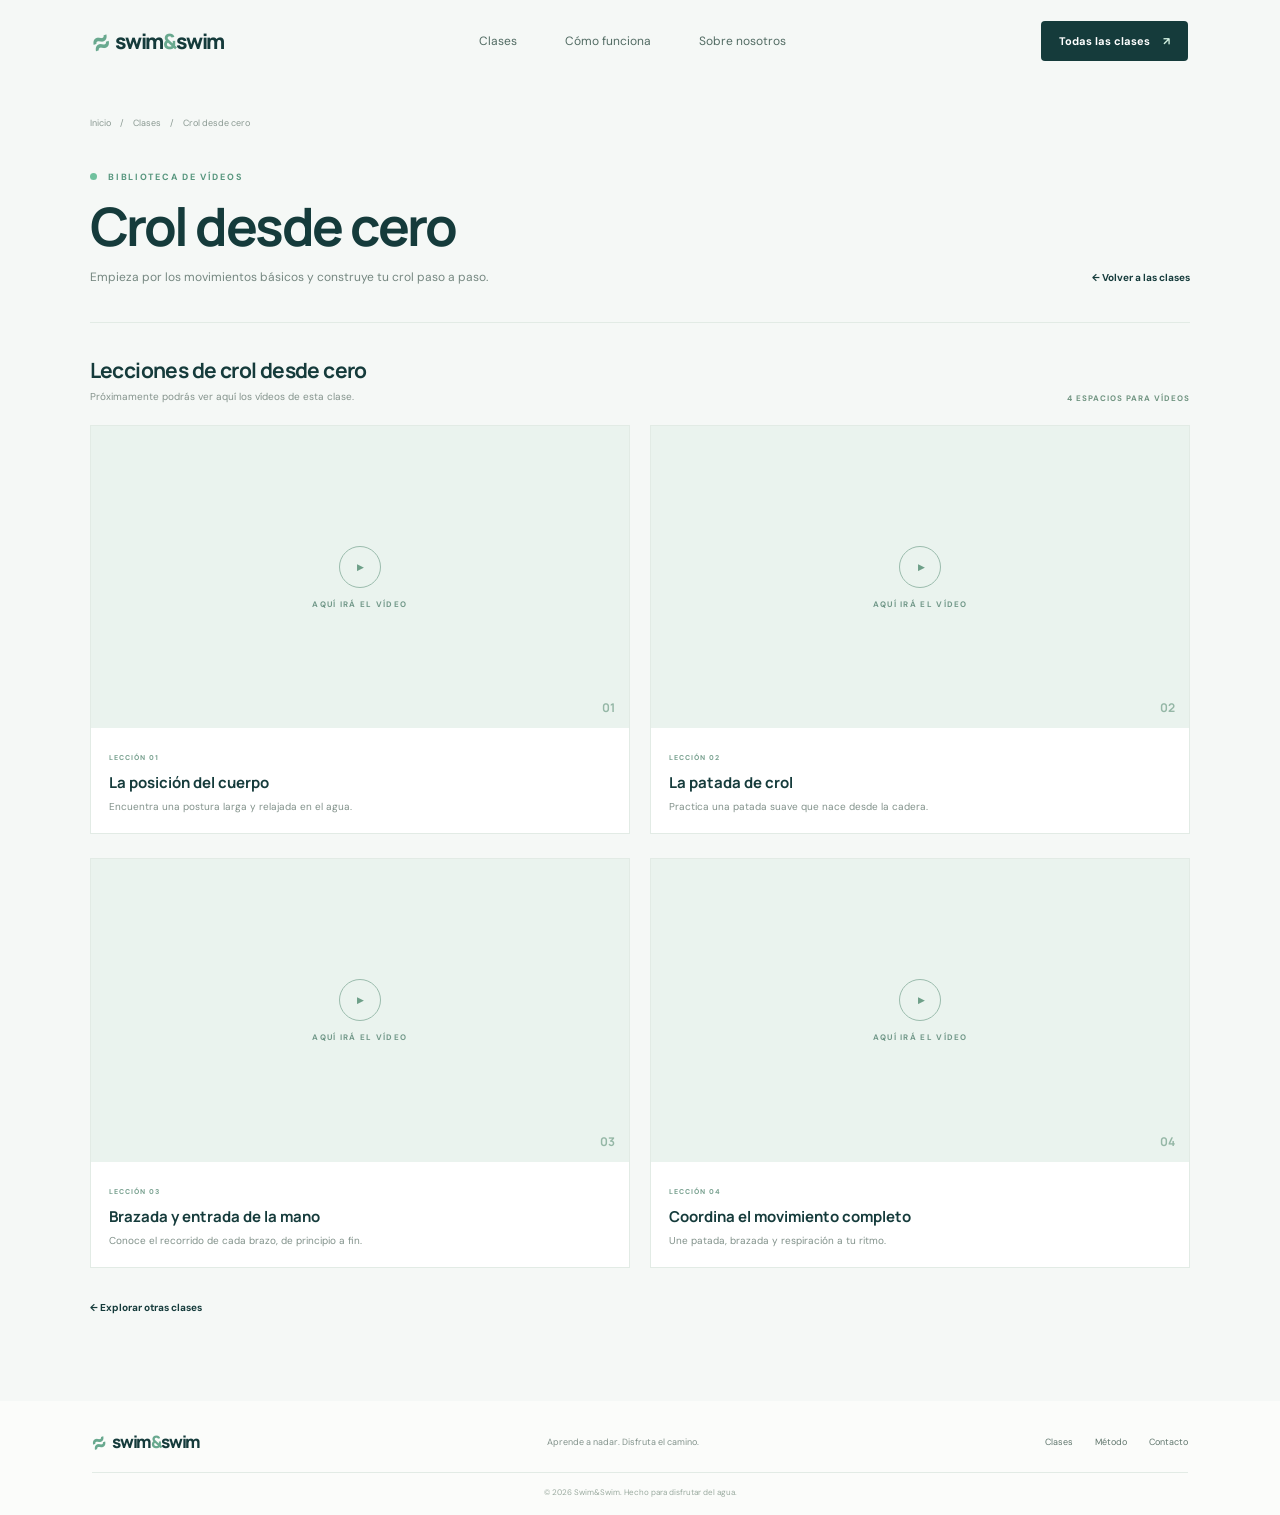
<file: crea-un-prompt-para-la-ia/outputs/videos.html>
<!doctype html>
<html lang="es">
<head>
  <meta charset="utf-8">
  <meta name="viewport" content="width=device-width, initial-scale=1">
  <meta name="theme-color" content="#f5f8f6">
  <title>Vídeos de natación — Swim&Swim</title>
  <link rel="preconnect" href="https://fonts.googleapis.com">
  <link rel="preconnect" href="https://fonts.gstatic.com" crossorigin>
  <link href="https://fonts.googleapis.com/css2?family=DM+Sans:wght@400;500;600;700&family=Manrope:wght@400;500;600;700;800&display=swap" rel="stylesheet">
  <link rel="stylesheet" href="style.css">
  <script src="script.js" defer></script>
  <script src="videos.js" defer></script>
</head>
<body>
  <div class="padre" id="inicio">
    <header class="header">
      <div class="menu">
        <a class="logo" href="index.html" aria-label="Swim&Swim, inicio"><span class="logo-mark" aria-hidden="true">≈</span>swim<span class="ampersand">&</span>swim</a>
        <button class="menu-toggle" aria-label="Abrir menú" aria-expanded="false" aria-controls="main-nav"><span></span><span></span></button>
        <nav class="nav" id="main-nav" aria-label="Navegación principal">
          <a href="index.html#clases">Clases</a>
          <a href="index.html#metodo">Cómo funciona</a>
          <a href="index.html#sobre-nosotros">Sobre nosotros</a>
        </nav>
        <a class="social" href="index.html#clases">Todas las clases <span aria-hidden="true">↗</span></a>
      </div>
    </header>

    <main class="videos-main">
      <div class="videos-breadcrumb"><a href="index.html">Inicio</a><span aria-hidden="true">/</span><a href="index.html#clases">Clases</a><span aria-hidden="true">/</span><span id="breadcrumb-topic">Vídeos</span></div>
      <section class="videos-heading" aria-labelledby="topic-title">
        <div>
          <p class="eyebrow"><span class="eyebrow-dot"></span> BIBLIOTECA DE VÍDEOS</p>
          <h1 id="topic-title">Aprende a tu ritmo.</h1>
          <p id="topic-description">Elige una lección y practica cada técnica en la piscina.</p>
        </div>
        <a class="back-to-classes" href="index.html#clases">← Volver a las clases</a>
      </section>

      <section class="video-list" aria-label="Vídeos de esta clase">
        <div class="video-list-heading"><div><h2 id="video-list-title">Lecciones</h2><p>Próximamente podrás ver aquí los vídeos de esta clase.</p></div><span class="video-count" id="video-count"></span></div>
        <div class="video-grid" id="video-grid"></div>
      </section>

      <a class="all-classes-link" href="index.html#clases">← Explorar otras clases</a>
    </main>

    <footer class="footer">
      <a class="logo footer-logo" href="index.html"><span class="logo-mark" aria-hidden="true">≈</span>swim<span class="ampersand">&</span>swim</a>
      <p>Aprende a nadar. Disfruta el camino.</p>
      <nav class="pie" aria-label="Enlaces del pie de página"><a href="index.html#clases">Clases</a><a href="index.html#metodo">Método</a><a href="mailto:hola@swimandswim.com">Contacto</a></nav>
      <small>© 2026 Swim&Swim. Hecho para disfrutar del agua.</small>
    </footer>
  </div>
</body>
</html>
</file>
<file: crea-un-prompt-para-la-ia/outputs/style.css>
/* Swim&Swim — estructura flex basada en el esquema de referencia */
:root {
  box-sizing: border-box;
  --ink: #153b3b;
  --deep: #123b3d;
  --green: #69a98f;
  --mint: #d3f1e2;
  --pale: #f5f8f6;
  --muted: #758780;
  --line: #e2ebe5;
  --font: 'DM Sans', sans-serif;
  --display: 'Manrope', sans-serif;
}

*,
*::before,
*::after {
  box-sizing: inherit;
}

html {
  scroll-behavior: smooth;
}

body {
  margin: 0;
  background: var(--pale);
  color: var(--ink);
  font-family: var(--font);
  -webkit-font-smoothing: antialiased;
}

a {
  color: inherit;
  text-decoration: none;
}

img {
  display: block;
  max-width: 100%;
}

.padre {
  display: flex;
  flex-direction: column;
  min-height: 100vh;
  overflow: hidden;
}

/* Header y navegación */
.header {
  background: var(--pale);
}

.menu {
  min-height: 82px;
  padding: 0 7.2%;
  display: flex;
  flex-direction: row;
  flex-wrap: nowrap;
  align-items: center;
  gap: 35px;
  position: relative;
  z-index: 5;
}

.logo {
  display: inline-flex;
  align-items: center;
  flex: 0 0 auto;
  font: 800 21px var(--display);
  letter-spacing: -1.2px;
}

.logo-mark {
  color: var(--green);
  font: 700 30px var(--font);
  margin-right: 7px;
  transform: rotate(-20deg);
}

.ampersand {
  color: var(--green);
}

.nav {
  display: flex;
  align-items: center;
  justify-content: center;
  flex: 1 1 auto;
  gap: clamp(20px, 4vw, 48px);
  color: #526b63;
  font-size: 12px;
}

.nav a,
.pie a {
  transition: color 180ms ease;
}

.nav a:hover,
.pie a:hover {
  color: var(--green);
}

.social {
  flex: 0 0 auto;
  background: var(--ink);
  border-radius: 4px;
  padding: 13px 18px;
  color: white;
  font-size: 11px;
  font-weight: 700;
}

.social span {
  margin-left: 10px;
  color: var(--mint);
}

.menu-toggle {
  display: none;
}

/* Presentación principal */
.texto-principal {
  min-height: 550px;
  padding: 42px 7.2% 66px;
  display: flex;
  flex-direction: row;
  flex-wrap: nowrap;
  align-items: center;
  gap: 7%;
  position: relative;
  overflow: hidden;
}

.hero-copy,
.hero-image-wrap {
  flex: 1 1 50%;
  min-width: 0;
  position: relative;
  z-index: 1;
}

.hero-copy {
  padding: 12px 0 20px;
}

.eyebrow {
  margin: 0 0 18px;
  color: #57967e;
  font-size: 9px;
  font-weight: 700;
  letter-spacing: 1.7px;
}

.eyebrow-dot {
  display: inline-block;
  width: 7px;
  height: 7px;
  margin-right: 8px;
  border-radius: 50%;
  background: #70c19e;
}

h1,
h2,
h3,
p {
  margin-top: 0;
}

.hero-copy h1 {
  max-width: 560px;
  margin-bottom: 20px;
  color: var(--ink);
  font: 700 clamp(44px, 6vw, 74px)/1.04 var(--display);
  letter-spacing: -4px;
}

.hero-copy h1 span,
.section-intro h2 span {
  color: var(--green);
}

.hero-description {
  max-width: 410px;
  margin-bottom: 25px;
  color: var(--muted);
  font-size: 14px;
  line-height: 1.8;
}

.button {
  display: inline-flex;
  align-items: center;
  gap: 25px;
  border-radius: 4px;
  padding: 15px 19px;
  font-size: 11px;
  font-weight: 700;
  transition: transform 180ms ease, background 180ms ease;
}

.button:hover {
  transform: translateY(-2px);
}

.button-dark {
  background: var(--ink);
  color: white;
}

.button-dark span {
  color: var(--mint);
  font-size: 15px;
}

.hero-proof {
  display: flex;
  align-items: center;
  gap: 13px;
  margin-top: 36px;
}

.proof-icon {
  display: grid;
  width: 34px;
  height: 34px;
  place-items: center;
  border-radius: 50%;
  background: #e2f1e9;
  color: #63a589;
  font-size: 19px;
}

.hero-proof strong,
.hero-proof small {
  display: block;
}

.hero-proof strong {
  margin-bottom: 4px;
  font-size: 10px;
}

.hero-proof small {
  color: #85958d;
  font-size: 9px;
}

.hero-image-wrap {
  align-self: stretch;
  min-height: 405px;
  max-height: 465px;
  border-radius: 46% 46% 4px 4px;
  overflow: hidden;
}

.hero-image-wrap img {
  width: 100%;
  height: 100%;
  position: absolute;
  inset: 0;
  object-fit: cover;
  object-position: center 42%;
}

.hero-image-wrap::after {
  content: '';
  position: absolute;
  inset: 35% 0 0;
  background: linear-gradient(transparent, #092e322e);
  pointer-events: none;
}

.image-label {
  position: absolute;
  bottom: 20px;
  left: 24px;
  z-index: 1;
  color: white;
  font-size: 8px;
  letter-spacing: 1.5px;
}

.hero-decoration {
  position: absolute;
  right: -6px;
  bottom: -15px;
  color: #e8f2ec;
  font: 800 130px var(--display);
  letter-spacing: -12px;
  pointer-events: none;
}

/* Catálogo principal: artículos y columna lateral */
.section {
  padding: 92px 7.2% 104px;
  display: flex;
  flex-direction: row;
  flex-wrap: nowrap;
  align-items: flex-start;
  gap: 5%;
  background: #fff;
}

.articulos {
  flex: 2 1 68%;
  min-width: 0;
  display: flex;
  flex-direction: row;
  flex-wrap: wrap;
  align-items: stretch;
  gap: 25px 20px;
}

.section-intro {
  flex: 1 1 100%;
  display: flex;
  justify-content: space-between;
  align-items: flex-end;
  gap: 24px;
  margin-bottom: 10px;
}

.section-intro .eyebrow {
  margin-bottom: 15px;
}

.section-intro h2 {
  max-width: 470px;
  margin-bottom: 0;
  font: 700 clamp(32px, 4vw, 43px)/1.13 var(--display);
  letter-spacing: -2px;
}

.section-intro > p {
  max-width: 240px;
  margin: 0 0 3px;
  color: var(--muted);
  font-size: 11px;
  line-height: 1.8;
}

.article {
  flex: 1 1 calc(50% - 10px);
  min-width: 220px;
  background: #fff;
}

.article-image {
  height: 205px;
  display: block;
  position: relative;
  overflow: hidden;
  background: #d9e9e2;
}

.article-image img {
  width: 100%;
  height: 100%;
  object-fit: cover;
  transition: transform 400ms ease;
}

.article:hover .article-image img {
  transform: scale(1.04);
}

.lesson-label {
  position: absolute;
  top: 13px;
  left: 13px;
  padding: 8px 10px;
  background: #f5f8f1e8;
  color: #31574d;
  font-size: 7px;
  font-weight: 700;
  letter-spacing: 1px;
}

.play-button {
  position: absolute;
  top: 50%;
  left: 50%;
  display: grid;
  width: 42px;
  height: 42px;
  place-items: center;
  padding-left: 2px;
  transform: translate(-50%, -50%);
  border: 1px solid #ffffffd9;
  border-radius: 50%;
  color: white;
  font-size: 9px;
  backdrop-filter: blur(4px);
}

.article-info {
  padding: 15px 0 17px;
  border-bottom: 1px solid var(--line);
}

.lesson-number {
  color: #78a08f;
  font-size: 7px;
  font-weight: 700;
  letter-spacing: 1px;
}

.article-info h3 {
  margin: 8px 0 6px;
  font: 700 15px var(--display);
  letter-spacing: -.3px;
}

.article-info p {
  margin-bottom: 12px;
  color: #81918a;
  font-size: 10px;
  line-height: 1.6;
}

.lesson-link,
.aside-link {
  display: inline-flex;
  align-items: center;
  gap: 9px;
  color: #387b64;
  font-size: 9px;
  font-weight: 700;
}

.lesson-link span,
.aside-link span {
  font-size: 13px;
}

.navegacion {
  flex: 1 1 100%;
  display: flex;
  align-items: center;
  justify-content: space-between;
  margin-top: 4px;
  padding: 18px 0 0;
  border-top: 1px solid var(--line);
  color: #8a9992;
  font-size: 9px;
}

.navegacion a {
  color: var(--ink);
  font-weight: 700;
}

.navegacion a span {
  margin-left: 6px;
  color: var(--green);
}

.aside {
  flex: 1 1 27%;
  min-width: 215px;
  display: flex;
  flex-direction: column;
  gap: 18px;
  padding-top: 2px;
}

.publicidad {
  padding: 27px 25px;
}

.publicidad-method {
  min-height: 280px;
  background: #e9f5ee;
}

.aside-icon {
  display: block;
  margin-bottom: 19px;
  color: #78b598;
  font-size: 28px;
}

.publicidad .eyebrow {
  margin-bottom: 12px;
  font-size: 8px;
}

.publicidad h2 {
  margin-bottom: 12px;
  font: 700 26px/1.12 var(--display);
  letter-spacing: -1px;
}

.publicidad-method > p:not(.eyebrow) {
  margin-bottom: 18px;
  color: #74877e;
  font-size: 10px;
  line-height: 1.75;
}

.publicidad-quote {
  background: var(--deep);
  color: white;
}

.quote-mark {
  display: block;
  height: 33px;
  color: #8ac8ab;
  font: 700 52px/.9 Georgia, serif;
}

.publicidad-quote blockquote {
  margin: 10px 0 19px;
  font: 600 17px/1.5 var(--display);
  letter-spacing: -.4px;
}

.publicidad-quote > p {
  margin-bottom: 20px;
  color: #c1d8cd;
  font-size: 7px;
  letter-spacing: 1px;
}

.publicidad-quote > p span {
  padding: 0 5px;
  color: #8ac8ab;
}

.quote-dots {
  display: flex;
  gap: 5px;
}

.quote-dots i {
  width: 5px;
  height: 5px;
  border-radius: 50%;
  background: #60817a;
}

.quote-dots i:first-child {
  width: 16px;
  border-radius: 5px;
  background: #9ed4b8;
}

/* Cierre y pie de página */
.closing {
  display: flex;
  align-items: center;
  justify-content: space-between;
  gap: 30px;
  padding: 56px 10%;
  position: relative;
  overflow: hidden;
  background: var(--deep);
  color: white;
}

.closing .eyebrow {
  margin-bottom: 12px;
  color: #91cdb1;
}

.closing h2 {
  margin-bottom: 8px;
  font: 700 clamp(27px, 3.5vw, 39px)/1.15 var(--display);
  letter-spacing: -1.5px;
}

.closing p:last-child {
  margin-bottom: 0;
  color: #bdd1c8;
  font-size: 11px;
}

.button-light {
  position: relative;
  z-index: 1;
  flex: 0 0 auto;
  background: var(--mint);
  color: var(--ink);
}

.button-light span {
  color: #56977d;
  font-size: 15px;
}

.closing-wave {
  position: absolute;
  right: 23%;
  bottom: -88px;
  color: #ffffff0a;
  font-size: 190px;
}

.footer {
  min-height: 112px;
  padding: 25px 7.2% 18px;
  display: flex;
  flex-direction: row;
  flex-wrap: wrap;
  align-items: center;
  justify-content: space-between;
  gap: 15px 24px;
  background: #fbfcfa;
}

.footer-logo {
  font-size: 17px;
}

.footer-logo .logo-mark {
  font-size: 24px;
}

.footer > p {
  margin: 0;
  color: #82928b;
  font-size: 9px;
}

.pie {
  display: flex;
  gap: 22px;
  color: #60766d;
  font-size: 9px;
}

.footer small {
  flex: 1 1 100%;
  padding-top: 14px;
  border-top: 1px solid var(--line);
  color: #9aaa9f;
  text-align: center;
  font-size: 8px;
}

@media (max-width: 900px) {
  .menu {
    padding-right: 5%;
    padding-left: 5%;
    gap: 22px;
  }

  .nav {
    gap: 20px;
  }

  .texto-principal {
    min-height: 500px;
    padding-right: 6%;
    padding-left: 6%;
    gap: 5%;
  }

  .hero-copy h1 {
    font-size: 58px;
  }

  .hero-image-wrap {
    min-height: 370px;
  }

  .section {
    padding: 75px 6%;
    gap: 4%;
  }

  .articulos {
    gap: 20px 14px;
  }

  .article {
    min-width: 190px;
  }

  .article-image {
    height: 170px;
  }

  .aside {
    min-width: 195px;
  }

  .publicidad {
    padding: 23px 20px;
  }
}

@media (max-width: 680px) {
  .menu {
    min-height: 70px;
    padding: 0 6%;
    gap: 8px;
  }

  .logo {
    font-size: 18px;
  }

  .logo-mark {
    font-size: 26px;
  }

  .menu-toggle {
    display: flex;
    width: 37px;
    height: 37px;
    margin-left: auto;
    flex-direction: column;
    align-items: center;
    justify-content: center;
    gap: 6px;
    border: 0;
    background: transparent;
    cursor: pointer;
  }

  .menu-toggle span {
    width: 19px;
    height: 1px;
    background: var(--ink);
  }

  .nav {
    display: none;
    position: absolute;
    top: 70px;
    right: 0;
    left: 0;
    padding: 20px 6% 24px;
    flex-direction: column;
    align-items: flex-start;
    gap: 19px;
    background: var(--pale);
    box-shadow: 0 15px 20px #153b3b12;
  }

  .nav.is-open {
    display: flex;
  }

  .social {
    margin-left: 0;
    padding: 11px 12px;
    font-size: 9px;
  }

  .texto-principal {
    min-height: 0;
    padding: 45px 7% 55px;
    flex-direction: column;
    align-items: stretch;
    gap: 29px;
  }

  .hero-copy h1 {
    max-width: 430px;
    font-size: clamp(48px, 12vw, 62px);
    letter-spacing: -3px;
  }

  .hero-description {
    max-width: 390px;
    font-size: 12px;
  }

  .hero-proof {
    margin-top: 24px;
  }

  .hero-image-wrap {
    flex: auto;
    width: 91%;
    min-height: 0;
    height: 320px;
    margin-left: 9%;
  }

  .hero-decoration {
    right: -7px;
    bottom: 6px;
    font-size: 88px;
    letter-spacing: -8px;
  }

  .section {
    padding: 66px 7% 72px;
    flex-direction: column;
    gap: 38px;
  }

  .articulos {
    flex: auto;
    width: 100%;
    gap: 21px 14px;
  }

  .section-intro {
    flex-direction: column;
    align-items: flex-start;
    gap: 12px;
    margin-bottom: 4px;
  }

  .section-intro h2 {
    font-size: 35px;
  }

  .section-intro > p {
    max-width: 350px;
  }

  .article {
    flex: 1 1 calc(50% - 7px);
    min-width: 0;
  }

  .article-image {
    height: clamp(140px, 42vw, 220px);
  }

  .article-info h3 {
    font-size: 13px;
  }

  .article-info p {
    font-size: 9px;
  }

  .aside {
    width: 100%;
    min-width: 0;
    flex-direction: row;
    align-items: stretch;
    gap: 13px;
  }

  .publicidad {
    flex: 1 1 50%;
    padding: 22px 18px;
  }

  .publicidad-method {
    min-height: 0;
  }

  .publicidad h2 {
    font-size: 22px;
  }

  .publicidad-quote blockquote {
    font-size: 15px;
  }

  .closing {
    padding: 44px 7%;
    align-items: flex-start;
    flex-direction: column;
    gap: 12px;
  }

  .closing h2 {
    font-size: 32px;
  }

  .footer {
    padding: 28px 7% 17px;
    gap: 14px;
  }

  .footer > p {
    flex: 1 1 100%;
    order: 3;
  }

  .pie {
    gap: 13px;
  }
}

@media (max-width: 420px) {
  .social {
    padding: 10px;
  }

  .article {
    flex-basis: 100%;
  }

  .article-image {
    height: 215px;
  }

  .aside {
    flex-direction: column;
  }

  .footer {
    justify-content: space-between;
  }

  .footer-logo {
    flex: 1 1 100%;
  }
}

@media (prefers-reduced-motion: reduce) {
  html {
    scroll-behavior: auto;
  }

  *,
  *::before,
  *::after {
    transition-duration: .01ms !important;
  }
}

/* Páginas por tema con espacios reservados para los vídeos */
.videos-main {
  flex: 1 0 auto;
  width: min(1120px, 86%);
  margin: 0 auto;
  padding: 35px 0 85px;
}

.videos-breadcrumb {
  display: flex;
  align-items: center;
  gap: 9px;
  margin-bottom: 42px;
  color: #8a9992;
  font-size: 9px;
}

.videos-breadcrumb a:hover,
.back-to-classes:hover,
.all-classes-link:hover {
  color: var(--green);
}

.videos-heading {
  display: flex;
  align-items: flex-end;
  justify-content: space-between;
  gap: 24px;
  padding-bottom: 34px;
  border-bottom: 1px solid var(--line);
}

.videos-heading .eyebrow {
  margin-bottom: 15px;
}

.videos-heading h1 {
  margin-bottom: 12px;
  font: 700 clamp(35px, 5vw, 53px)/1.08 var(--display);
  letter-spacing: -2.5px;
}

.videos-heading > div > p:last-child {
  max-width: 480px;
  margin-bottom: 0;
  color: var(--muted);
  font-size: 12px;
  line-height: 1.7;
}

.back-to-classes {
  flex: 0 0 auto;
  margin-bottom: 4px;
  font-size: 10px;
  font-weight: 700;
}

.video-list {
  padding-top: 33px;
}

.video-list-heading {
  display: flex;
  align-items: flex-end;
  justify-content: space-between;
  gap: 20px;
  margin-bottom: 22px;
}

.video-list-heading h2 {
  margin-bottom: 6px;
  font: 700 21px var(--display);
  letter-spacing: -.6px;
}

.video-list-heading p {
  margin-bottom: 0;
  color: #84938c;
  font-size: 10px;
}

.video-count {
  color: #709481;
  font-size: 8px;
  font-weight: 700;
  letter-spacing: 1px;
}

.video-grid {
  display: flex;
  flex-direction: row;
  flex-wrap: wrap;
  gap: 24px 20px;
}

.video-card {
  flex: 1 1 calc(50% - 10px);
  min-width: 260px;
  overflow: hidden;
  border: 1px solid var(--line);
  background: #fff;
}

.video-placeholder {
  min-height: 230px;
  aspect-ratio: 16 / 9;
  display: flex;
  align-items: center;
  justify-content: center;
  flex-direction: column;
  gap: 11px;
  position: relative;
  background: #eaf3ee;
  color: #729889;
}

.placeholder-play {
  display: grid;
  width: 42px;
  height: 42px;
  place-items: center;
  padding-left: 2px;
  border: 1px solid #9bbcad;
  border-radius: 50%;
  color: #6e9f88;
  font-size: 9px;
}

.placeholder-label {
  font-size: 8px;
  font-weight: 700;
  letter-spacing: 1.3px;
}

.placeholder-number {
  position: absolute;
  right: 14px;
  bottom: 12px;
  color: #95b7a6;
  font: 700 12px var(--display);
}

.video-card-info {
  padding: 16px 18px 18px;
}

.video-card-info h3 {
  margin: 7px 0 6px;
  font: 700 15px var(--display);
}

.video-card-info p {
  margin-bottom: 0;
  color: #81918a;
  font-size: 10px;
  line-height: 1.6;
}

.all-classes-link {
  display: inline-block;
  margin-top: 33px;
  font-size: 10px;
  font-weight: 700;
}

@media (max-width: 680px) {
  .videos-main {
    width: 86%;
    padding-top: 28px;
    padding-bottom: 60px;
  }

  .videos-breadcrumb {
    margin-bottom: 31px;
  }

  .videos-heading {
    align-items: flex-start;
    flex-direction: column;
    gap: 17px;
    padding-bottom: 25px;
  }

  .videos-heading h1 {
    font-size: 39px;
  }

  .video-list-heading {
    align-items: flex-start;
    flex-direction: column;
    gap: 10px;
  }

  .video-grid {
    gap: 16px;
  }

  .video-card {
    flex-basis: 100%;
    min-width: 0;
  }

  .video-placeholder {
    min-height: 190px;
  }
}
</file>
